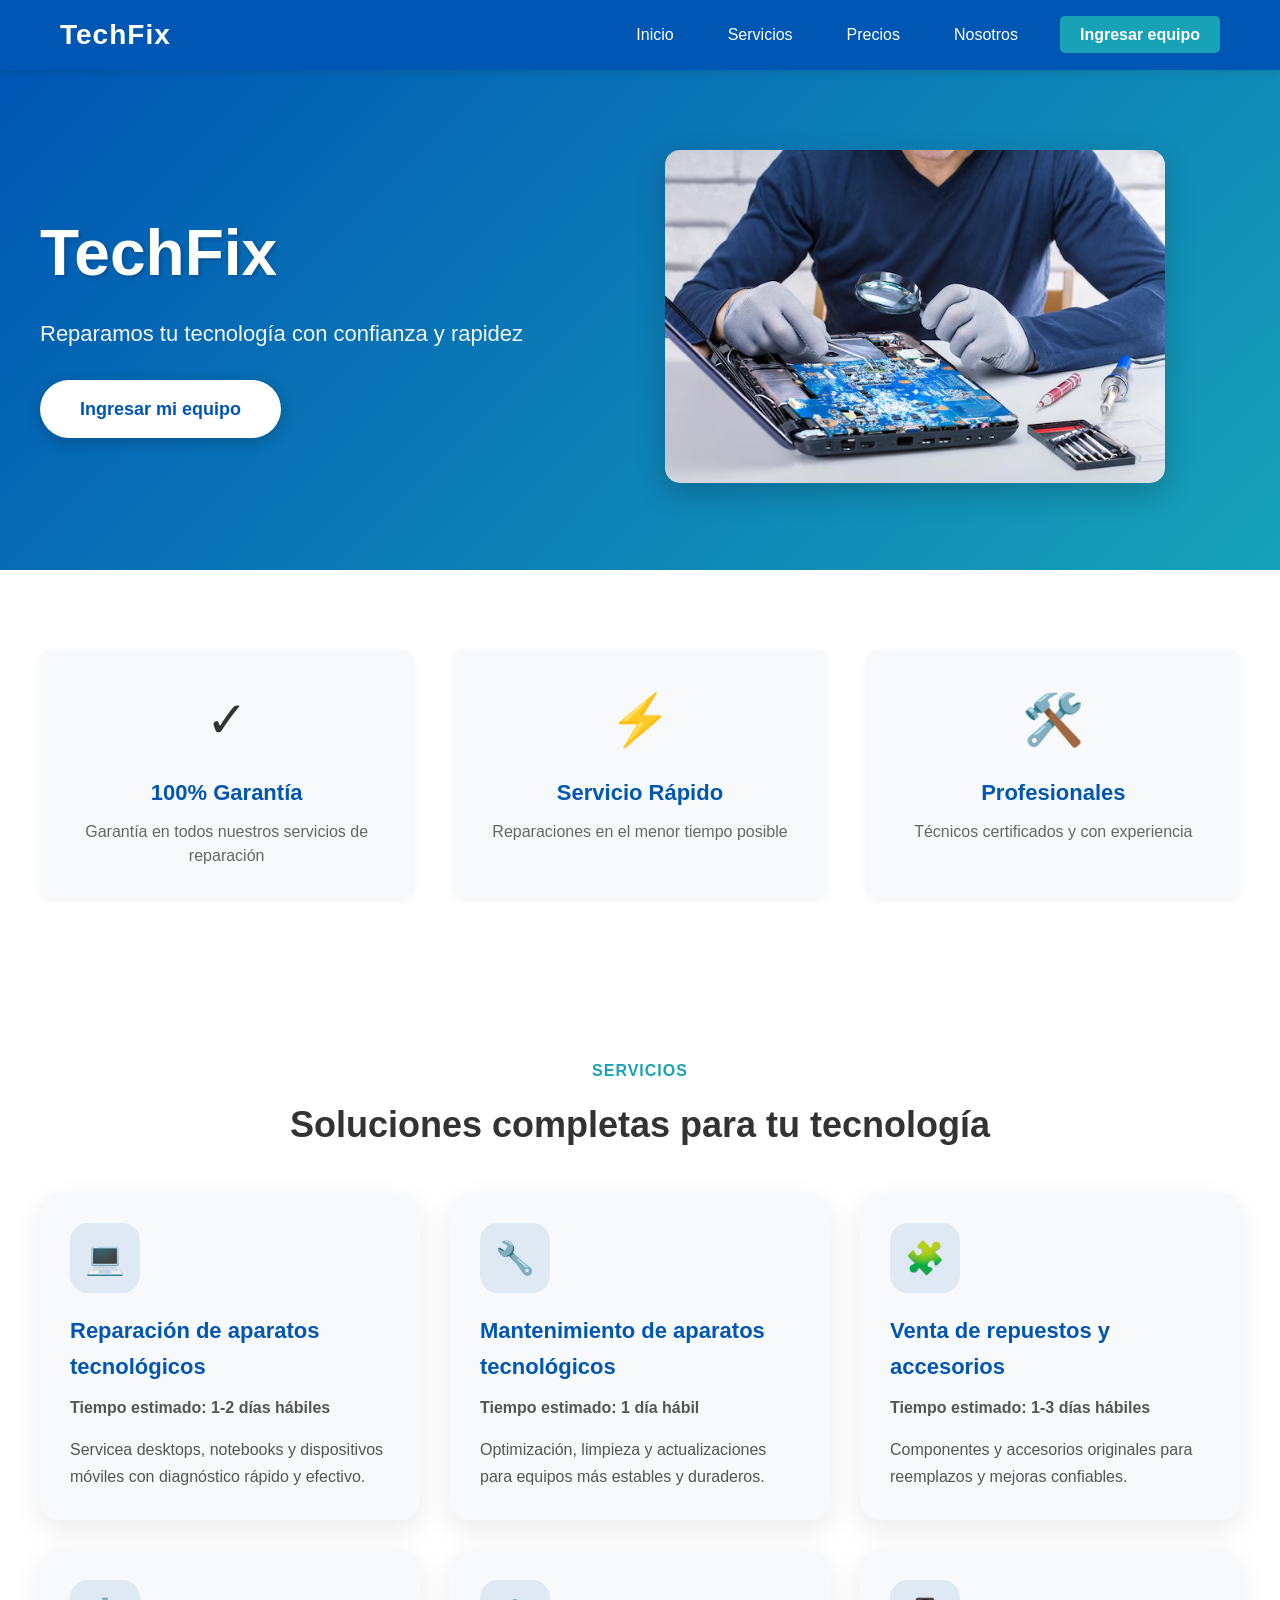
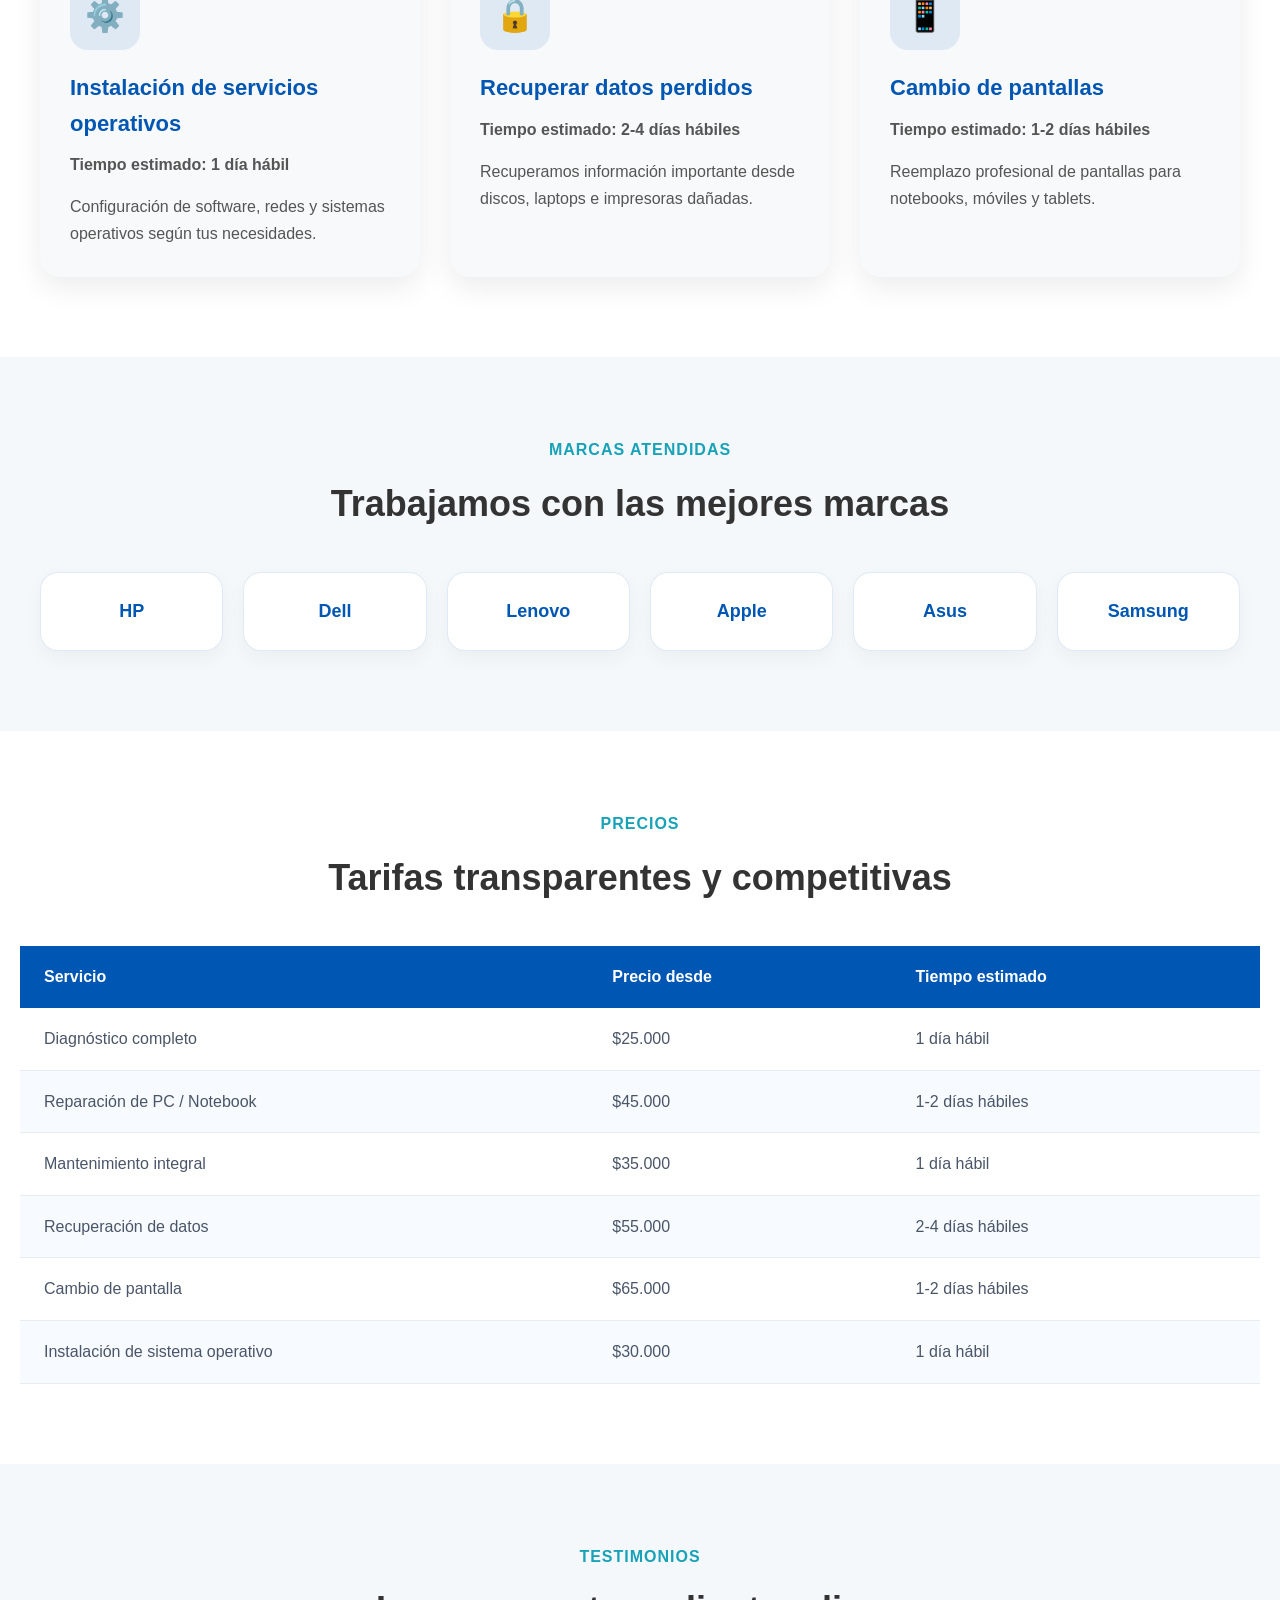
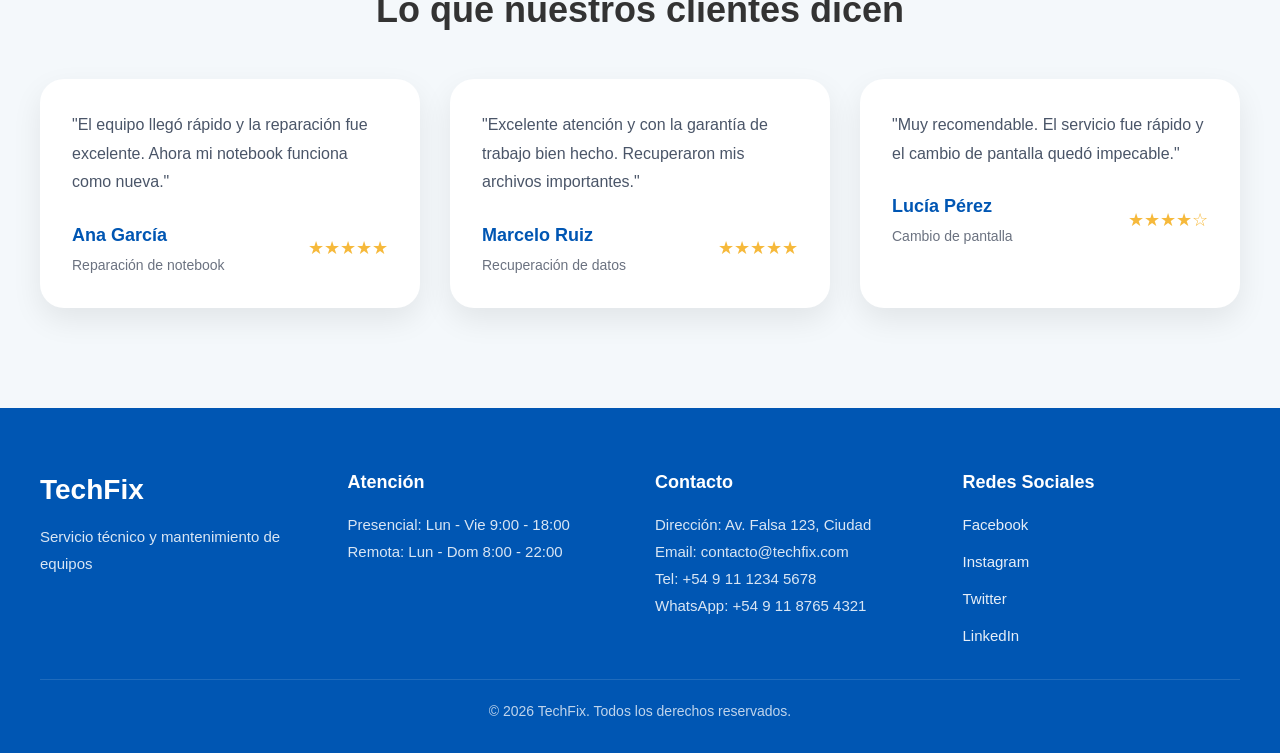
<file: index.html>
<!DOCTYPE html>
<html lang="es">
<head>
    <meta charset="UTF-8">
    <meta name="viewport" content="width=device-width, initial-scale=1.0">
    <title>TechFix - Reparación y Mantenimiento de Equipos</title>
    <link rel="stylesheet" href="style.css">
</head>
<body>
    <!-- Barra de Navegación -->
    <nav class="navbar">
        <div class="navbar-container">
            <!-- Logo/Nombre del servicio -->
            <div class="navbar-brand">
                <h1>TechFix</h1>
            </div>
            
            <!-- Enlaces de Navegación -->
            <ul class="nav-links">
                <li><a href="#inicio" class="nav-link">Inicio</a></li>
                <li><a href="#servicios" class="nav-link">Servicios</a></li>
                <li><a href="#precios" class="nav-link">Precios</a></li>
                <li><a href="#nosotros" class="nav-link">Nosotros</a></li>
                <li><a href="ingreso.html" class="nav-link ingresar-btn">Ingresar equipo</a></li>
            </ul>
        </div>
    </nav>

    <!-- Contenido Principal -->
    <main>
        <section id="inicio" class="hero">
            <div class="hero-container">
                <div class="hero-content">
                    <h1>TechFix</h1>
                    <p class="slogan">Reparamos tu tecnología con confianza y rapidez</p>
                    <a href="ingreso.html" class="btn-hero">Ingresar mi equipo</a>
                </div>
                <div class="hero-image">
                    <img src="images/reparador-computadoras-reparando-computadora-portatil-rota-laboratorio-servicio-reparacion-computadoras_106035-1407.avif" alt="Técnico reparando computadora">
                </div>
            </div>
        </section>

        <!-- Indicadores de Confianza -->
        <section class="trust-indicators">
            <div class="indicators-container">
                <div class="indicator">
                    <div class="indicator-icon">✓</div>
                    <h3>100% Garantía</h3>
                    <p>Garantía en todos nuestros servicios de reparación</p>
                </div>
                <div class="indicator">
                    <div class="indicator-icon">⚡</div>
                    <h3>Servicio Rápido</h3>
                    <p>Reparaciones en el menor tiempo posible</p>
                </div>
                <div class="indicator">
                    <div class="indicator-icon">🛠️</div>
                    <h3>Profesionales</h3>
                    <p>Técnicos certificados y con experiencia</p>
                </div>
            </div>
        </section>

        <!-- Sección de Servicios -->
        <section id="servicios" class="services-section">
            <div class="section-header">
                <p class="section-subtitle">Servicios</p>
                <h2>Soluciones completas para tu tecnología</h2>
            </div>
            <div class="services-grid">
                <article class="service-card">
                    <div class="service-icon">💻</div>
                    <h3>Reparación de aparatos tecnológicos</h3>
                    <p class="service-time">Tiempo estimado: 1-2 días hábiles</p>
                    <p>Servicea desktops, notebooks y dispositivos móviles con diagnóstico rápido y efectivo.</p>
                </article>
                <article class="service-card">
                    <div class="service-icon">🔧</div>
                    <h3>Mantenimiento de aparatos tecnológicos</h3>
                    <p class="service-time">Tiempo estimado: 1 día hábil</p>
                    <p>Optimización, limpieza y actualizaciones para equipos más estables y duraderos.</p>
                </article>
                <article class="service-card">
                    <div class="service-icon">🧩</div>
                    <h3>Venta de repuestos y accesorios</h3>
                    <p class="service-time">Tiempo estimado: 1-3 días hábiles</p>
                    <p>Componentes y accesorios originales para reemplazos y mejoras confiables.</p>
                </article>
                <article class="service-card">
                    <div class="service-icon">⚙️</div>
                    <h3>Instalación de servicios operativos</h3>
                    <p class="service-time">Tiempo estimado: 1 día hábil</p>
                    <p>Configuración de software, redes y sistemas operativos según tus necesidades.</p>
                </article>
                <article class="service-card">
                    <div class="service-icon">🔒</div>
                    <h3>Recuperar datos perdidos</h3>
                    <p class="service-time">Tiempo estimado: 2-4 días hábiles</p>
                    <p>Recuperamos información importante desde discos, laptops e impresoras dañadas.</p>
                </article>
                <article class="service-card">
                    <div class="service-icon">📱</div>
                    <h3>Cambio de pantallas</h3>
                    <p class="service-time">Tiempo estimado: 1-2 días hábiles</p>
                    <p>Reemplazo profesional de pantallas para notebooks, móviles y tablets.</p>
                </article>
            </div>
        </section>

        <!-- Sección de Marcas Atendidas -->
        <section class="brands-section">
            <div class="section-header">
                <p class="section-subtitle">Marcas atendidas</p>
                <h2>Trabajamos con las mejores marcas</h2>
            </div>
            <div class="brands-grid">
                <div class="brand-item">HP</div>
                <div class="brand-item">Dell</div>
                <div class="brand-item">Lenovo</div>
                <div class="brand-item">Apple</div>
                <div class="brand-item">Asus</div>
                <div class="brand-item">Samsung</div>
            </div>
        </section>

        <!-- Sección de Precios -->
        <section id="precios" class="pricing-section">
            <div class="section-header">
                <p class="section-subtitle">Precios</p>
                <h2>Tarifas transparentes y competitivas</h2>
            </div>
            <div class="pricing-table-wrapper">
                <table class="pricing-table">
                    <thead>
                        <tr>
                            <th>Servicio</th>
                            <th>Precio desde</th>
                            <th>Tiempo estimado</th>
                        </tr>
                    </thead>
                    <tbody>
                        <tr>
                            <td>Diagnóstico completo</td>
                            <td>$25.000</td>
                            <td>1 día hábil</td>
                        </tr>
                        <tr>
                            <td>Reparación de PC / Notebook</td>
                            <td>$45.000</td>
                            <td>1-2 días hábiles</td>
                        </tr>
                        <tr>
                            <td>Mantenimiento integral</td>
                            <td>$35.000</td>
                            <td>1 día hábil</td>
                        </tr>
                        <tr>
                            <td>Recuperación de datos</td>
                            <td>$55.000</td>
                            <td>2-4 días hábiles</td>
                        </tr>
                        <tr>
                            <td>Cambio de pantalla</td>
                            <td>$65.000</td>
                            <td>1-2 días hábiles</td>
                        </tr>
                        <tr>
                            <td>Instalación de sistema operativo</td>
                            <td>$30.000</td>
                            <td>1 día hábil</td>
                        </tr>
                    </tbody>
                </table>
            </div>
        </section>

        <!-- Sección de Testimonios -->
        <section class="testimonials-section">
            <div class="section-header">
                <p class="section-subtitle">Testimonios</p>
                <h2>Lo que nuestros clientes dicen</h2>
            </div>
            <div class="testimonials-grid">
                <article class="testimonial-card">
                    <p class="testimonial-text">"El equipo llegó rápido y la reparación fue excelente. Ahora mi notebook funciona como nueva."</p>
                    <div class="testimonial-footer">
                        <div>
                            <h3>Ana García</h3>
                            <span>Reparación de notebook</span>
                        </div>
                        <div class="testimonial-rating">★★★★★</div>
                    </div>
                </article>
                <article class="testimonial-card">
                    <p class="testimonial-text">"Excelente atención y con la garantía de trabajo bien hecho. Recuperaron mis archivos importantes."</p>
                    <div class="testimonial-footer">
                        <div>
                            <h3>Marcelo Ruiz</h3>
                            <span>Recuperación de datos</span>
                        </div>
                        <div class="testimonial-rating">★★★★★</div>
                    </div>
                </article>
                <article class="testimonial-card">
                    <p class="testimonial-text">"Muy recomendable. El servicio fue rápido y el cambio de pantalla quedó impecable."</p>
                    <div class="testimonial-footer">
                        <div>
                            <h3>Lucía Pérez</h3>
                            <span>Cambio de pantalla</span>
                        </div>
                        <div class="testimonial-rating">★★★★☆</div>
                    </div>
                </article>
            </div>
        </section>

        <!-- Footer -->
        <footer class="site-footer">
            <div class="footer-container">
                <div class="footer-brand">
                    <h2>TechFix</h2>
                    <p>Servicio técnico y mantenimiento de equipos</p>
                </div>
                <div class="footer-section">
                    <h3>Atención</h3>
                    <p>Presencial: Lun - Vie 9:00 - 18:00</p>
                    <p>Remota: Lun - Dom 8:00 - 22:00</p>
                </div>
                <div class="footer-section">
                    <h3>Contacto</h3>
                    <p>Dirección: Av. Falsa 123, Ciudad</p>
                    <p>Email: contacto@techfix.com</p>
                    <p>Tel: +54 9 11 1234 5678</p>
                    <p>WhatsApp: +54 9 11 8765 4321</p>
                </div>
                <div class="footer-section footer-social">
                    <h3>Redes Sociales</h3>
                    <ul>
                        <li><a href="#">Facebook</a></li>
                        <li><a href="#">Instagram</a></li>
                        <li><a href="#">Twitter</a></li>
                        <li><a href="#">LinkedIn</a></li>
                    </ul>
                </div>
            </div>
            <div class="footer-bottom">
                <p>© 2026 TechFix. Todos los derechos reservados.</p>
            </div>
        </footer>
    </main>

</body>
</html>
</file>
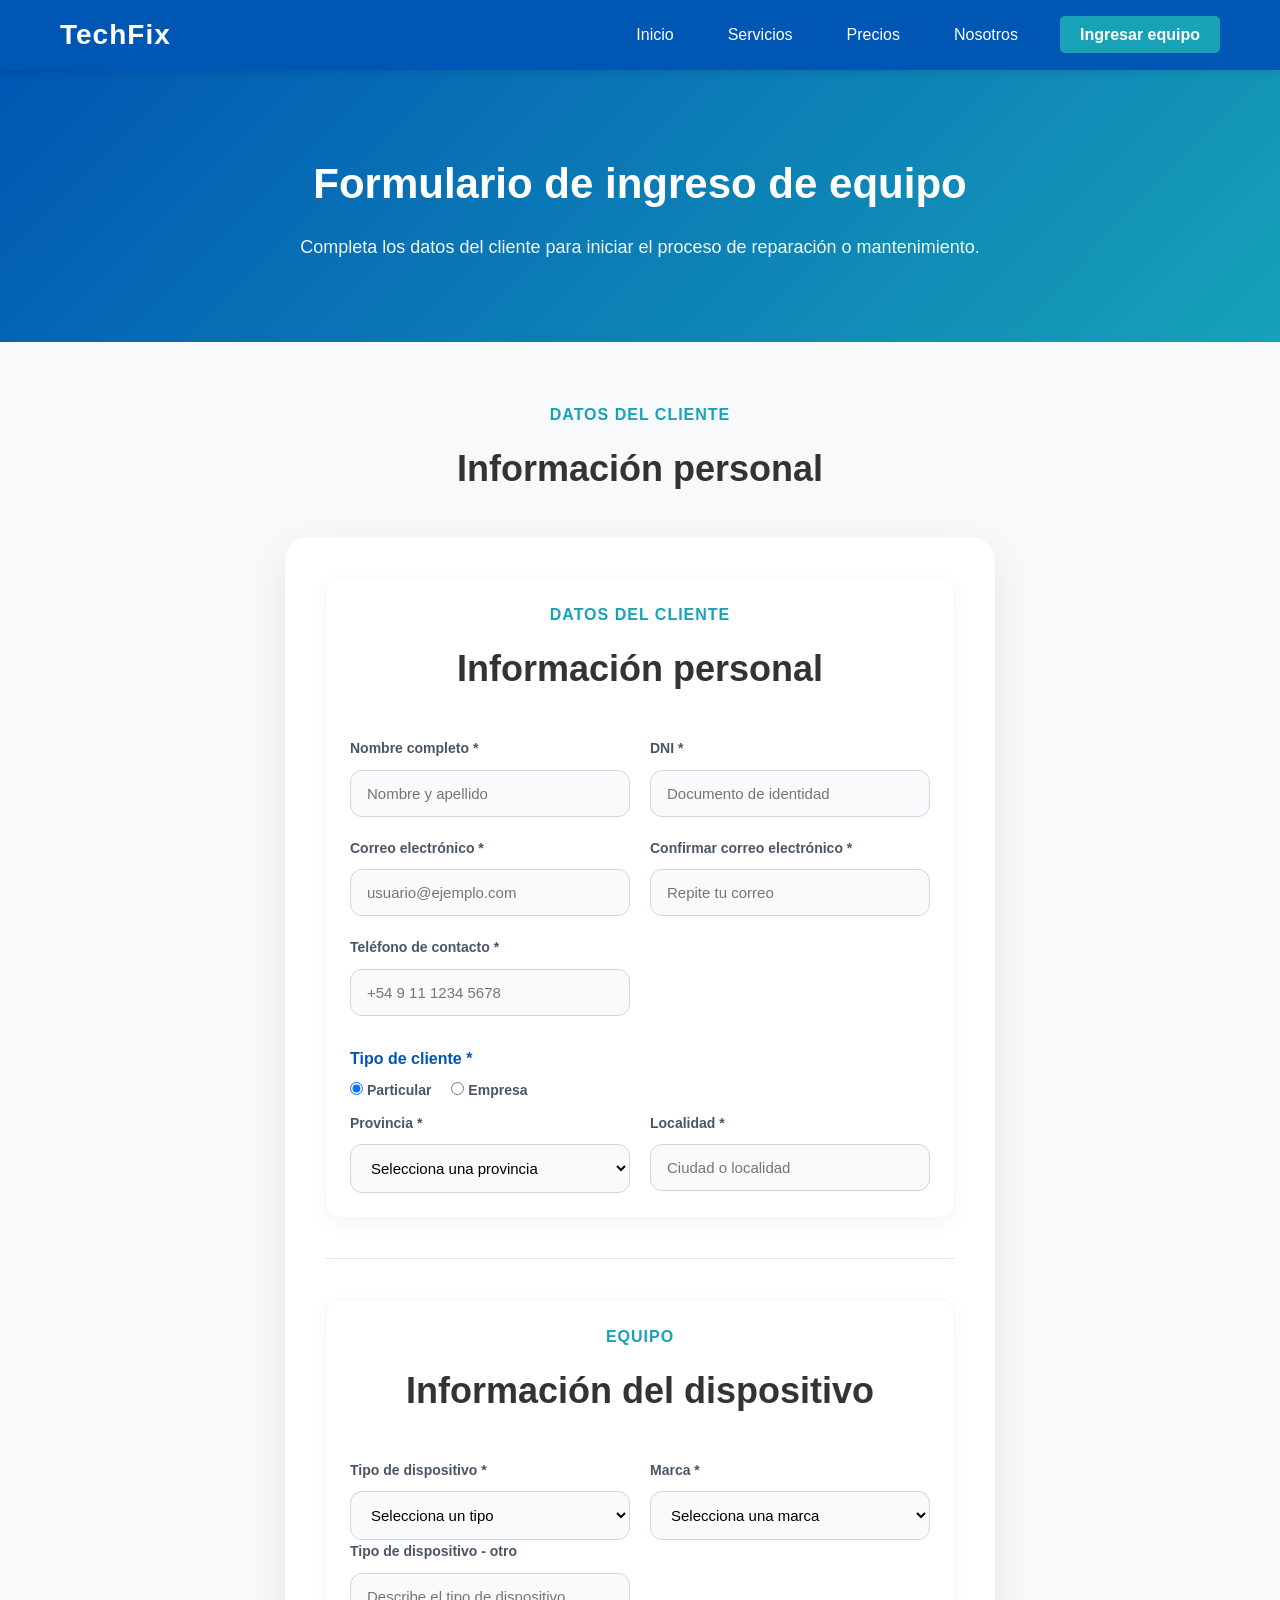
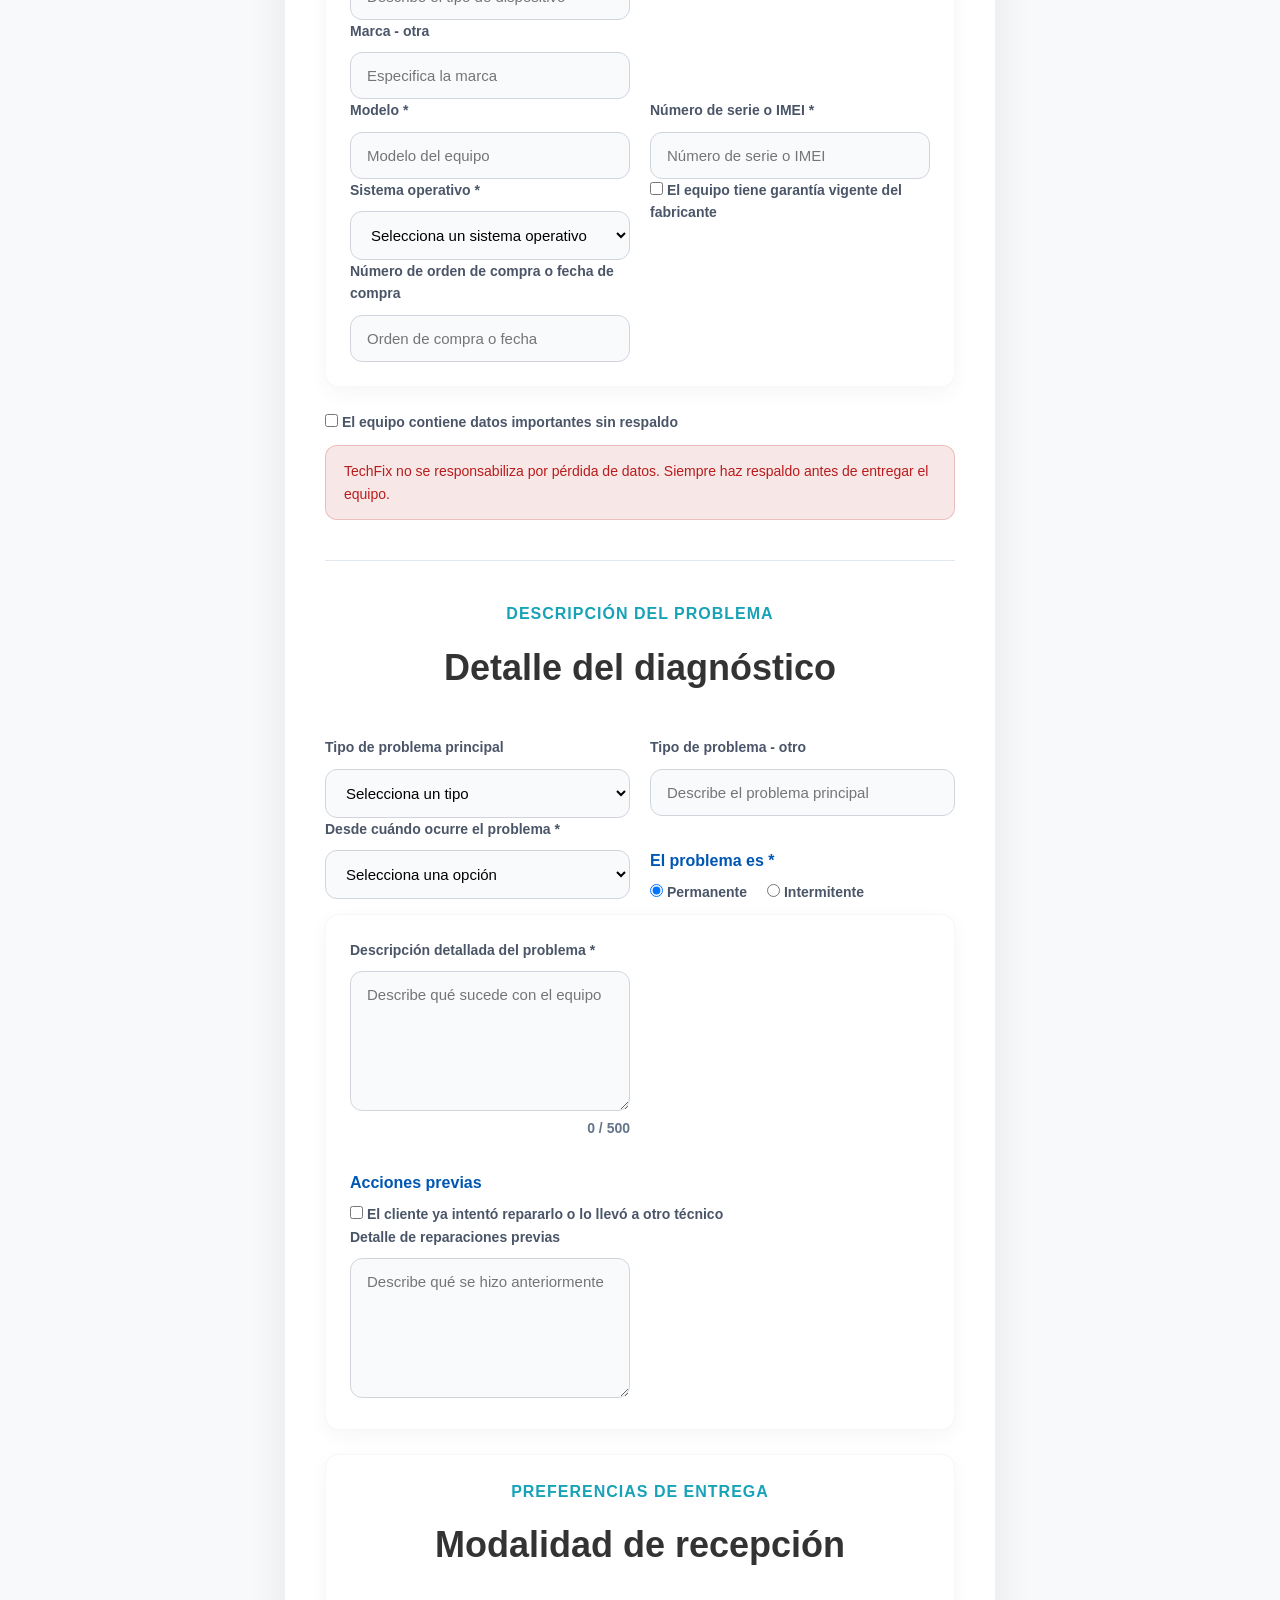
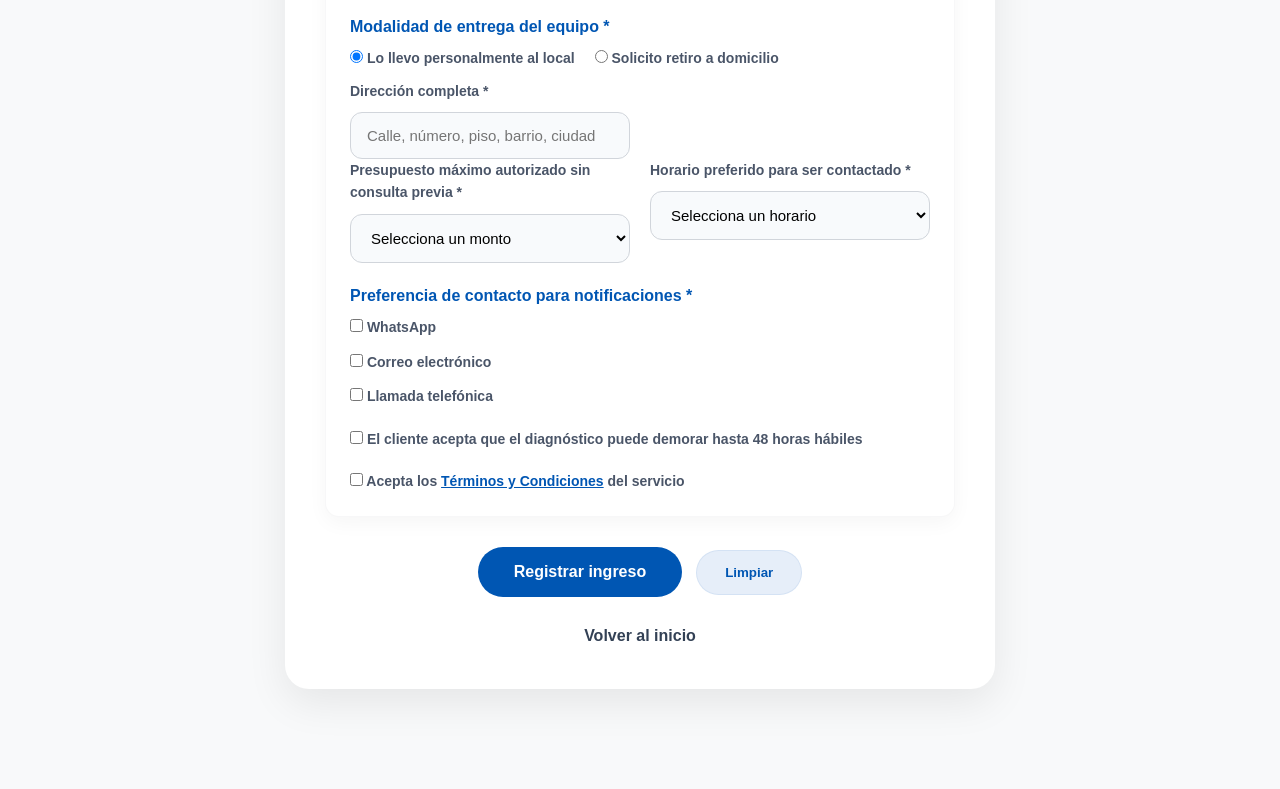
<file: ingreso.html>
<!DOCTYPE html>
<html lang="es">
<head>
    <meta charset="UTF-8">
    <meta name="viewport" content="width=device-width, initial-scale=1.0">
    <title>Ingreso de equipo - TechFix</title>
    <link rel="stylesheet" href="style.css">
</head>
<body>
    <nav class="navbar">
        <div class="navbar-container">
            <div class="navbar-brand">
                <h1>TechFix</h1>
            </div>
            <ul class="nav-links">
                <li><a href="index.html" class="nav-link">Inicio</a></li>
                <li><a href="index.html#servicios" class="nav-link">Servicios</a></li>
                <li><a href="index.html#precios" class="nav-link">Precios</a></li>
                <li><a href="index.html#nosotros" class="nav-link">Nosotros</a></li>
                <li><a href="ingreso.html" class="nav-link ingresar-btn">Ingresar equipo</a></li>
            </ul>
        </div>
    </nav>

    <main class="form-page">
        <section class="form-hero">
            <div class="form-hero-content">
                <h1>Formulario de ingreso de equipo</h1>
                <p>Completa los datos del cliente para iniciar el proceso de reparación o mantenimiento.</p>
            </div>
        </section>

        <section class="form-section">
            <div class="section-header">
                <p class="section-subtitle">Datos del cliente</p>
                <h2>Información personal</h2>
            </div>
            <form class="client-form" id="clientForm">
                <div class="section-block" id="clientSection">
                <div class="section-header">
                    <p class="section-subtitle">Datos del cliente</p>
                    <h2>Información personal</h2>
                </div>
                <div class="form-grid">
                    <label for="nombre">
                        <span>Nombre completo *</span>
                        <input id="nombre" type="text" name="nombre" placeholder="Nombre y apellido" required>
                    </label>
                    <label for="dni">
                        <span>DNI *</span>
                        <input id="dni" type="text" name="dni" placeholder="Documento de identidad" required>
                    </label>
                    <label for="email">
                        <span>Correo electrónico *</span>
                        <input id="email" type="email" name="email" placeholder="usuario@ejemplo.com" required>
                    </label>
                    <label for="confirmEmail">
                        <span>Confirmar correo electrónico *</span>
                        <input id="confirmEmail" type="email" name="confirmEmail" placeholder="Repite tu correo" required>
                    </label>
                    <label for="telefono">
                        <span>Teléfono de contacto *</span>
                        <input id="telefono" type="tel" name="telefono" placeholder="+54 9 11 1234 5678" required>
                    </label>
                </div>

                <fieldset class="form-group radio-group">
                    <legend>Tipo de cliente *</legend>
                    <label class="radio-label" for="tipoParticular">
                        <input id="tipoParticular" type="radio" name="tipoCliente" value="particular" checked>
                        Particular
                    </label>
                    <label class="radio-label" for="tipoEmpresa">
                        <input id="tipoEmpresa" type="radio" name="tipoCliente" value="empresa">
                        Empresa
                    </label>
                </fieldset>

                <div class="company-fields" id="companyFields" hidden>
                    <div class="form-grid">
                        <label for="empresa">
                            <span>Nombre de la empresa</span>
                            <input id="empresa" type="text" name="empresa" placeholder="Razón social">
                        </label>
                        <label for="cuit">
                            <span>CUIT</span>
                            <input id="cuit" type="text" name="cuit" placeholder="XX-XXXXXXXX-X">
                        </label>
                    </div>
                </div>

                <div class="form-grid">
                    <label for="provincia">
                        <span>Provincia *</span>
                        <select id="provincia" name="provincia" required>
                            <option value="">Selecciona una provincia</option>
                            <option>Buenos Aires</option>
                            <option>Catamarca</option>
                            <option>Chaco</option>
                            <option>Córdoba</option>
                            <option>Corrientes</option>
                            <option>Entre Ríos</option>
                            <option>Formosa</option>
                            <option>Jujuy</option>
                            <option>La Pampa</option>
                            <option>Mendoza</option>
                        </select>
                    </label>
                    <label for="localidad">
                        <span>Localidad *</span>
                        <input id="localidad" type="text" name="localidad" placeholder="Ciudad o localidad" required>
                    </label>
                </div>
                </div>

                <div class="section-divider"></div>

                <div class="section-block" id="equipmentSection">
                <div class="section-header">
                    <p class="section-subtitle">Equipo</p>
                    <h2>Información del dispositivo</h2>
                </div>

                <div class="form-grid">
                    <label for="tipoDispositivo">
                        <span>Tipo de dispositivo *</span>
                        <select id="tipoDispositivo" name="tipoDispositivo" required>
                            <option value="">Selecciona un tipo</option>
                            <option>Notebook</option>
                            <option>Computador de escritorio</option>
                            <option>Impresora</option>
                            <option>Tablet</option>
                            <option>Teléfono móvil</option>
                            <option>Otro</option>
                        </select>
                    </label>
                    <label for="marcaEquipo">
                        <span>Marca *</span>
                        <select id="marcaEquipo" name="marca" required>
                            <option value="">Selecciona una marca</option>
                            <option>HP</option>
                            <option>Dell</option>
                            <option>Lenovo</option>
                            <option>Apple</option>
                            <option>Asus</option>
                            <option>Samsung</option>
                            <option>Otra</option>
                        </select>
                    </label>
                </div>

                <div class="form-grid" id="otherDeviceField" hidden>
                    <label for="dispositivoOtro">
                        <span>Tipo de dispositivo - otro</span>
                        <input id="dispositivoOtro" type="text" name="dispositivoOtro" placeholder="Describe el tipo de dispositivo">
                    </label>
                </div>

                <div class="form-grid" id="otherBrandField" hidden>
                    <label for="marcaOtra">
                        <span>Marca - otra</span>
                        <input id="marcaOtra" type="text" name="marcaOtra" placeholder="Especifica la marca">
                    </label>
                </div>

                <div class="form-grid">
                    <label for="modelo">
                        <span>Modelo *</span>
                        <input id="modelo" type="text" name="modelo" placeholder="Modelo del equipo" required>
                    </label>
                    <label for="serie">
                        <span>Número de serie o IMEI *</span>
                        <input id="serie" type="text" name="serie" placeholder="Número de serie o IMEI" required>
                    </label>
                </div>

                <div class="form-grid">
                    <label for="sistemaOperativo">
                        <span>Sistema operativo *</span>
                        <select id="sistemaOperativo" name="sistemaOperativo" required>
                            <option value="">Selecciona un sistema operativo</option>
                            <option>Windows 10</option>
                            <option>Windows 11</option>
                            <option>macOS</option>
                            <option>Linux</option>
                            <option>Android</option>
                            <option>iOS</option>
                            <option>No aplica / No sabe</option>
                        </select>
                    </label>
                    <label class="checkbox-label" for="garantiaCheckbox">
                        <input id="garantiaCheckbox" type="checkbox" name="garantia">
                        El equipo tiene garantía vigente del fabricante
                    </label>
                </div>

                <div class="form-grid" id="warrantyFields" hidden>
                    <label for="ordenCompra">
                        <span>Número de orden de compra o fecha de compra</span>
                        <input id="ordenCompra" type="text" name="ordenCompra" placeholder="Orden de compra o fecha">
                    </label>
                </div>
                </div>

                <div class="form-group checkbox-group">
                    <label class="checkbox-label">
                        <input type="checkbox" name="datosImportantes" id="datosImportantesCheckbox">
                        El equipo contiene datos importantes sin respaldo
                    </label>
                    <p class="warning-text">TechFix no se responsabiliza por pérdida de datos. Siempre haz respaldo antes de entregar el equipo.</p>
                </div>

                <div class="section-divider"></div>

                <div class="section-header">
                    <p class="section-subtitle">Descripción del problema</p>
                    <h2>Detalle del diagnóstico</h2>
                </div>

                <div class="form-grid">
                    <label>
                        <span>Tipo de problema principal</span>
                        <select name="tipoProblema" id="tipoProblema" required>
                            <option value="">Selecciona un tipo</option>
                            <option>Problema de encendido</option>
                            <option>Fallas de software</option>
                            <option>Problemas de hardware</option>
                            <option>Problema de pantalla</option>
                            <option>Impresión y escaneo</option>
                            <option>Conectividad</option>
                            <option>Otro</option>
                        </select>
                    </label>
                    <label id="otherProblemField" hidden>
                        <span>Tipo de problema - otro</span>
                        <input type="text" name="problemaOtro" placeholder="Describe el problema principal">
                    </label>
                </div>

                <div class="form-grid">
                    <label for="desdeCuando">
                        <span>Desde cuándo ocurre el problema *</span>
                        <select id="desdeCuando" name="desdeCuando" required>
                            <option value="">Selecciona una opción</option>
                            <option>Hoy</option>
                            <option>Hace algunos días</option>
                            <option>Hace semanas</option>
                            <option>Hace meses</option>
                        </select>
                    </label>
                    <fieldset class="form-group radio-group">
                        <legend>El problema es *</legend>
                        <label class="radio-label" for="duracionPermanente">
                            <input id="duracionPermanente" type="radio" name="duracionProblema" value="permanente" checked>
                            Permanente
                        </label>
                        <label class="radio-label" for="duracionIntermitente">
                            <input id="duracionIntermitente" type="radio" name="duracionProblema" value="intermitente">
                            Intermitente
                        </label>
                    </fieldset>
                </div>

                <div class="section-block" id="problemSection">
                <div class="form-grid">
                    <label for="descripcionProblema" class="textarea-label">
                        <span>Descripción detallada del problema *</span>
                        <textarea id="descripcionProblema" name="descripcionProblema" rows="5" minlength="20" maxlength="500" required placeholder="Describe qué sucede con el equipo"></textarea>
                        <span class="char-counter" id="problemCounter">0 / 500</span>
                    </label>
                </div>

                <fieldset class="form-group checkbox-group">
                    <legend>Acciones previas</legend>
                    <label class="checkbox-label" for="yaIntentoCheckbox">
                        <input id="yaIntentoCheckbox" type="checkbox" name="yaIntento">
                        El cliente ya intentó repararlo o lo llevó a otro técnico
                    </label>
                </fieldset>

                <div class="form-grid" id="previousRepairField" hidden>
                    <label for="detallePrevio" class="textarea-label">
                        <span>Detalle de reparaciones previas</span>
                        <textarea id="detallePrevio" name="detallePrevio" rows="4" placeholder="Describe qué se hizo anteriormente"></textarea>
                    </label>
                </div>
                </div>

                <div class="section-block" id="deliverySection">
                <div class="section-header">
                    <p class="section-subtitle">Preferencias de entrega</p>
                    <h2>Modalidad de recepción</h2>
                </div>

                <fieldset class="form-group radio-group">
                    <legend>Modalidad de entrega del equipo *</legend>
                    <label class="radio-label" for="modalidadLocal">
                        <input id="modalidadLocal" type="radio" name="modalidadEntrega" value="local" checked>
                        Lo llevo personalmente al local
                    </label>
                    <label class="radio-label" for="modalidadDomicilio">
                        <input id="modalidadDomicilio" type="radio" name="modalidadEntrega" value="domicilio">
                        Solicito retiro a domicilio
                    </label>
                </fieldset>

                <div class="form-grid" id="deliveryAddressField" hidden>
                    <label for="direccionEntrega">
                        <span>Dirección completa *</span>
                        <input id="direccionEntrega" type="text" name="direccionEntrega" placeholder="Calle, número, piso, barrio, ciudad">
                    </label>
                </div>

                <div class="form-grid">
                    <label for="presupuesto">
                        <span>Presupuesto máximo autorizado sin consulta previa *</span>
                        <select id="presupuesto" name="presupuesto" required>
                            <option value="">Selecciona un monto</option>
                            <option>Hasta $5.000</option>
                            <option>Hasta $15.000</option>
                            <option>Hasta $30.000</option>
                            <option>Sin límite</option>
                            <option>Necesito consultar antes de aprobar cualquier gasto</option>
                        </select>
                    </label>
                    <label for="horarioContacto">
                        <span>Horario preferido para ser contactado *</span>
                        <select id="horarioContacto" name="horarioPreferido" required>
                            <option value="">Selecciona un horario</option>
                            <option>Mañana 9 a 12</option>
                            <option>Tarde 12 a 17</option>
                            <option>Tarde-noche 17 a 20</option>
                            <option>Indistinto</option>
                        </select>
                    </label>
                </div>

                <fieldset class="form-group checkbox-group">
                    <legend>Preferencia de contacto para notificaciones *</legend>
                    <label class="checkbox-label" for="prefer_whatsapp">
                        <input id="prefer_whatsapp" type="checkbox" name="preferenciaContacto" value="whatsapp">
                        WhatsApp
                    </label>
                    <label class="checkbox-label" for="prefer_email">
                        <input id="prefer_email" type="checkbox" name="preferenciaContacto" value="email">
                        Correo electrónico
                    </label>
                    <label class="checkbox-label" for="prefer_telefono">
                        <input id="prefer_telefono" type="checkbox" name="preferenciaContacto" value="telefono">
                        Llamada telefónica
                    </label>
                    <span class="error-text hidden" id="contactPreferenceError">Selecciona al menos una forma de contacto.</span>
                </fieldset>

                <div class="form-group checkbox-group">
                    <label class="checkbox-label" for="aceptaDiagnosticoCheckbox">
                        <input id="aceptaDiagnosticoCheckbox" type="checkbox" name="aceptaDiagnostico" required>
                        El cliente acepta que el diagnóstico puede demorar hasta 48 horas hábiles
                    </label>
                </div>

                <div class="form-group checkbox-group">
                    <label class="checkbox-label" for="aceptaTerminosCheckbox">
                        <input id="aceptaTerminosCheckbox" type="checkbox" name="aceptaTerminos" required>
                        Acepta los <a href="#" class="terms-link">Términos y Condiciones</a> del servicio
                    </label>
                </div>
                </div>

                <div class="form-actions">
                    <button type="submit" class="btn-primary">Registrar ingreso</button>
                    <button type="reset" class="btn-secondary">Limpiar</button>
                    <div style="width:100%; text-align:center; margin-top:12px;">
                        <a href="index.html" class="back-link">Volver al inicio</a>
                    </div>
                </div>
            </form>
        </section>
    </main>

    <script>
        const tipoClienteRadios = document.querySelectorAll('input[name="tipoCliente"]');
        const companyFields = document.getElementById('companyFields');
        const tipoDispositivo = document.getElementById('tipoDispositivo');
        const marcaEquipo = document.getElementById('marcaEquipo');
        const otherDeviceField = document.getElementById('otherDeviceField');
        const otherBrandField = document.getElementById('otherBrandField');
        const tipoProblema = document.getElementById('tipoProblema');
        const otherProblemField = document.getElementById('otherProblemField');
        const yaIntentoCheckbox = document.getElementById('yaIntentoCheckbox');
        const previousRepairField = document.getElementById('previousRepairField');
        const descripcionProblema = document.getElementById('descripcionProblema');
        const problemCounter = document.getElementById('problemCounter');
        const garantiaCheckbox = document.getElementById('garantiaCheckbox');
        const warrantyFields = document.getElementById('warrantyFields');
        const modalidadEntregaRadios = document.querySelectorAll('input[name="modalidadEntrega"]');
        const deliveryAddressField = document.getElementById('deliveryAddressField');
        const contactPreferenceCheckboxes = document.querySelectorAll('input[name="preferenciaContacto"]');
        const contactPreferenceError = document.getElementById('contactPreferenceError');
        const clientForm = document.getElementById('clientForm');

        tipoClienteRadios.forEach(radio => {
            radio.addEventListener('change', () => {
                if (radio.value === 'empresa' && radio.checked) {
                    companyFields.hidden = false;
                    companyFields.querySelectorAll('input').forEach(input => input.required = true);
                } else if (radio.value === 'particular' && radio.checked) {
                    companyFields.hidden = true;
                    companyFields.querySelectorAll('input').forEach(input => input.required = false);
                }
            });
        });

        tipoDispositivo.addEventListener('change', () => {
            if (tipoDispositivo.value === 'Otro') {
                otherDeviceField.hidden = false;
                otherDeviceField.querySelector('input').required = true;
            } else {
                otherDeviceField.hidden = true;
                otherDeviceField.querySelector('input').required = false;
            }
        });

        marcaEquipo.addEventListener('change', () => {
            if (marcaEquipo.value === 'Otra') {
                otherBrandField.hidden = false;
                otherBrandField.querySelector('input').required = true;
            } else {
                otherBrandField.hidden = true;
                otherBrandField.querySelector('input').required = false;
            }
        });

        tipoProblema.addEventListener('change', () => {
            if (tipoProblema.value === 'Otro') {
                otherProblemField.hidden = false;
                otherProblemField.querySelector('input').required = true;
            } else {
                otherProblemField.hidden = true;
                otherProblemField.querySelector('input').required = false;
            }
        });

        modalidadEntregaRadios.forEach(radio => {
            radio.addEventListener('change', () => {
                if (radio.value === 'domicilio' && radio.checked) {
                    deliveryAddressField.hidden = false;
                    deliveryAddressField.querySelector('input').required = true;
                } else if (radio.checked) {
                    deliveryAddressField.hidden = true;
                    deliveryAddressField.querySelector('input').required = false;
                }
            });
        });

        yaIntentoCheckbox.addEventListener('change', () => {
            previousRepairField.hidden = !yaIntentoCheckbox.checked;
            previousRepairField.querySelector('textarea').required = yaIntentoCheckbox.checked;
        });

        descripcionProblema.addEventListener('input', () => {
            const count = descripcionProblema.value.length;
            problemCounter.textContent = `${count} / 500`;
        });

        contactPreferenceCheckboxes.forEach(checkbox => {
            checkbox.addEventListener('change', () => {
                const anyChecked = Array.from(contactPreferenceCheckboxes).some(cb => cb.checked);
                contactPreferenceError.classList.toggle('hidden', anyChecked);
            });
        });

        clientForm.addEventListener('submit', e => {
            const anyContactSelected = Array.from(contactPreferenceCheckboxes).some(cb => cb.checked);
            if (!anyContactSelected) {
                e.preventDefault();
                contactPreferenceError.classList.remove('hidden');
                contactPreferenceError.scrollIntoView({ behavior: 'smooth', block: 'center' });
            }
        });

        garantiaCheckbox.addEventListener('change', () => {
            warrantyFields.hidden = !garantiaCheckbox.checked;
            warrantyFields.querySelector('input').required = garantiaCheckbox.checked;
        });
    </script>
    <script src="validaciones.js"></script>
</body>
</html>
</file>
<file: style.css>
/* Variables CSS */
:root {
    --primary-color: #0056b3;
    --secondary-color: #17a2b8;
    --text-color: #333;
    --light-bg: #f8f9fa;
    --white: #fff;
    --shadow: 0 2px 8px rgba(0, 0, 0, 0.1);
}

/* Reset y estilos generales */
* {
    margin: 0;
    padding: 0;
    box-sizing: border-box;
}

body {
    font-family: 'Segoe UI', Tahoma, Geneva, Verdana, sans-serif;
    color: var(--text-color);
    line-height: 1.6;
    background-color: var(--light-bg);
}

/* Navbar */
.navbar {
    background-color: var(--primary-color);
    box-shadow: var(--shadow);
    position: sticky;
    top: 0;
    z-index: 1000;
}

.navbar-container {
    max-width: 1200px;
    margin: 0 auto;
    display: flex;
    justify-content: space-between;
    align-items: center;
    padding: 0 20px;
    height: 70px;
}

.navbar-brand h1 {
    color: var(--white);
    font-size: 28px;
    font-weight: bold;
    letter-spacing: 1px;
}

.nav-links {
    display: flex;
    list-style: none;
    gap: 30px;
    align-items: center;
}

.nav-link {
    color: var(--white);
    text-decoration: none;
    font-size: 16px;
    font-weight: 500;
    transition: all 0.3s ease;
    padding: 8px 12px;
    border-radius: 4px;
}

.nav-link:hover {
    background-color: rgba(255, 255, 255, 0.1);
    color: var(--secondary-color);
}

.ingresar-btn {
    background-color: var(--secondary-color);
    padding: 10px 20px;
    border-radius: 5px;
    font-weight: 600;
}

.ingresar-btn:hover {
    background-color: #138496;
    transform: translateY(-2px);
    box-shadow: 0 4px 12px rgba(23, 162, 184, 0.3);
}

/* Hero Section */
.hero {
    background: linear-gradient(135deg, var(--primary-color), var(--secondary-color));
    color: var(--white);
    padding: 60px 20px;
    min-height: 500px;
    display: flex;
    align-items: center;
    justify-content: center;
}

.hero-container {
    max-width: 1200px;
    width: 100%;
    display: flex;
    align-items: center;
    gap: 50px;
}

.hero-content {
    flex: 1;
    animation: slideInLeft 0.8s ease;
}

.hero-content h1 {
    font-size: 64px;
    margin-bottom: 15px;
    font-weight: bold;
    text-shadow: 2px 2px 4px rgba(0, 0, 0, 0.2);
}

.slogan {
    font-size: 22px;
    margin-bottom: 30px;
    line-height: 1.4;
    opacity: 0.95;
}

.btn-hero {
    display: inline-block;
    background-color: var(--white);
    color: var(--primary-color);
    padding: 15px 40px;
    border-radius: 50px;
    text-decoration: none;
    font-weight: 600;
    font-size: 18px;
    transition: all 0.3s ease;
    box-shadow: 0 4px 15px rgba(0, 0, 0, 0.2);
}

.btn-hero:hover {
    background-color: var(--secondary-color);
    color: var(--white);
    transform: translateY(-3px);
    box-shadow: 0 8px 25px rgba(0, 0, 0, 0.3);
}

.hero-image {
    flex: 1;
    animation: slideInRight 0.8s ease;
}

.hero-image img {
    width: 100%;
    height: auto;
    max-width: 500px;
    border-radius: 15px;
    box-shadow: 0 10px 30px rgba(0, 0, 0, 0.2);
}

/* Animaciones */
@keyframes slideInLeft {
    from {
        opacity: 0;
        transform: translateX(-50px);
    }
    to {
        opacity: 1;
        transform: translateX(0);
    }
}

@keyframes slideInRight {
    from {
        opacity: 0;
        transform: translateX(50px);
    }
    to {
        opacity: 1;
        transform: translateX(0);
    }
}

/* Trust Indicators */
.trust-indicators {
    background-color: var(--white);
    padding: 80px 20px;
}

.indicators-container {
    max-width: 1200px;
    margin: 0 auto;
    display: grid;
    grid-template-columns: repeat(auto-fit, minmax(280px, 1fr));
    gap: 40px;
}

.indicator {
    text-align: center;
    padding: 30px;
    border-radius: 10px;
    background-color: var(--light-bg);
    transition: all 0.3s ease;
    box-shadow: 0 2px 10px rgba(0, 0, 0, 0.05);
}

/* Servicios */
.services-section {
    background-color: var(--white);
    padding: 80px 20px;
}

.section-header {
    max-width: 1200px;
    margin: 0 auto 40px;
    text-align: center;
}

.section-subtitle {
    color: var(--secondary-color);
    font-weight: 700;
    letter-spacing: 1px;
    margin-bottom: 12px;
    text-transform: uppercase;
}

.section-header h2 {
    font-size: 36px;
    color: var(--text-color);
}

.services-grid {
    max-width: 1200px;
    margin: 0 auto;
    display: grid;
    grid-template-columns: repeat(auto-fit, minmax(280px, 1fr));
    gap: 30px;
}

.service-card {
    background-color: var(--light-bg);
    padding: 30px;
    border-radius: 20px;
    box-shadow: 0 10px 30px rgba(0, 0, 0, 0.08);
    transition: transform 0.3s ease, box-shadow 0.3s ease, background-color 0.3s ease;
}

.service-card:hover {
    transform: translateY(-10px);
    box-shadow: 0 20px 40px rgba(0, 0, 0, 0.12);
    background-color: var(--white);
}

.service-icon {
    width: 70px;
    height: 70px;
    display: flex;
    align-items: center;
    justify-content: center;
    margin-bottom: 20px;
    border-radius: 18px;
    font-size: 32px;
    background-color: rgba(0, 86, 179, 0.1);
}

.service-card h3 {
    font-size: 22px;
    margin-bottom: 10px;
    color: var(--primary-color);
}

.service-time {
    color: var(--secondary-color);
    font-size: 15px;
    font-weight: 600;
    margin-bottom: 15px;
}

.service-card p {
    color: #555;
    font-size: 16px;
    line-height: 1.7;
}

/* Marcas Atendidas */
.brands-section {
    background-color: #f4f8fb;
    padding: 80px 20px;
}

.brands-grid {
    max-width: 1200px;
    margin: 0 auto;
    display: grid;
    grid-template-columns: repeat(auto-fit, minmax(180px, 1fr));
    gap: 20px;
    align-items: center;
}

.brand-item {
    background-color: var(--white);
    padding: 24px 18px;
    border-radius: 18px;
    text-align: center;
    font-size: 18px;
    font-weight: 700;
    color: var(--primary-color);
    border: 1px solid rgba(0, 86, 179, 0.12);
    box-shadow: 0 8px 20px rgba(0, 0, 0, 0.04);
}

/* Precios */
.pricing-section {
    background-color: var(--white);
    padding: 80px 20px;
}

.pricing-table-wrapper {
    overflow-x: auto;
}

.pricing-table {
    width: 100%;
    border-collapse: collapse;
    margin: 0 auto;
    min-width: 720px;
    box-shadow: 0 16px 40px rgba(0, 0, 0, 0.06);
}

.pricing-table th,
.pricing-table td {
    padding: 18px 24px;
    text-align: left;
}

.pricing-table thead th {
    background-color: var(--primary-color);
    color: var(--white);
    font-weight: 600;
}

.pricing-table tbody tr {
    border-bottom: 1px solid #e6ecf2;
    background-color: var(--white);
}

.pricing-table tbody tr:nth-child(even) {
    background-color: #f7fbff;
}

.pricing-table td {
    color: #4a5568;
}

.pricing-table tbody tr:hover {
    background-color: rgba(23, 162, 184, 0.12);
}

/* Testimonios */
.testimonials-section {
    background-color: #f4f8fb;
    padding: 80px 20px 100px;
}

.testimonials-grid {
    max-width: 1200px;
    margin: 0 auto;
    display: grid;
    grid-template-columns: repeat(auto-fit, minmax(300px, 1fr));
    gap: 30px;
}

.testimonial-card {
    background-color: var(--white);
    padding: 32px;
    border-radius: 24px;
    box-shadow: 0 12px 30px rgba(0, 0, 0, 0.08);
    transition: transform 0.3s ease, box-shadow 0.3s ease;
}

.testimonial-card:hover {
    transform: translateY(-8px);
    box-shadow: 0 20px 40px rgba(0, 0, 0, 0.12);
}

.testimonial-text {
    font-size: 16px;
    color: #4a5568;
    line-height: 1.8;
    margin-bottom: 24px;
}

.testimonial-footer {
    display: flex;
    justify-content: space-between;
    align-items: center;
    gap: 16px;
}

.testimonial-footer h3 {
    font-size: 18px;
    margin-bottom: 4px;
    color: var(--primary-color);
}

.testimonial-footer span {
    display: block;
    color: #6b7280;
    font-size: 14px;
}

.testimonial-rating {
    font-size: 18px;
    color: #f6b93b;
}
.indicator:hover {
    transform: translateY(-10px);
    box-shadow: 0 10px 30px rgba(0, 56, 179, 0.15);
    background-color: var(--white);
}

.indicator-icon {
    font-size: 50px;
    margin-bottom: 15px;
    display: block;
    animation: bounce 2s infinite;
}

.indicator:nth-child(2) .indicator-icon {
    animation-delay: 0.2s;
}

.indicator:nth-child(3) .indicator-icon {
    animation-delay: 0.4s;
}

@keyframes bounce {
    0%, 100% {
        transform: translateY(0);
    }
    50% {
        transform: translateY(-10px);
    }
}

.indicator h3 {
    font-size: 22px;
    margin-bottom: 10px;
    color: var(--primary-color);
}

.indicator p {
    color: #666;
    font-size: 16px;
    line-height: 1.5;
}

/* Responsive */
@media (max-width: 768px) {
    .navbar-container {
        flex-direction: column;
        height: auto;
        padding: 15px 20px;
    }

    .nav-links {
        flex-direction: column;
        gap: 15px;
        margin-top: 15px;
        width: 100%;
    }

    .nav-link {
        display: block;
        text-align: center;
        padding: 10px;
    }

    .hero-container {
        flex-direction: column;
        gap: 30px;
    }

    .hero-content h1 {
        font-size: 42px;
    }

    .slogan {
        font-size: 18px;
    }

    .btn-hero {
        font-size: 16px;
        padding: 12px 30px;
    }

    .indicators-container {
        grid-template-columns: 1fr;
        gap: 20px;
    }
}

@media (max-width: 480px) {
    .navbar-brand h1 {
        font-size: 24px;
    }

    .nav-link {
        font-size: 14px;
    }

    .hero {
        padding: 40px 20px;
        min-height: auto;
    }

    .hero-content h1 {
        font-size: 32px;
    }

    .slogan {
        font-size: 16px;
        margin-bottom: 20px;
    }

    .btn-hero {
        font-size: 14px;
        padding: 10px 25px;
    }

    .indicator h3 {
        font-size: 18px;
    }

    .indicator p {
        font-size: 14px;
    }

    .indicator-icon {
        font-size: 40px;
    }
}

/* Formulario de ingreso */
.form-page {
    background-color: var(--light-bg);
    min-height: calc(100vh - 70px);
}

.form-hero {
    background: linear-gradient(135deg, var(--primary-color), var(--secondary-color));
    color: var(--white);
    padding: 80px 20px;
    text-align: center;
}

.form-hero-content {
    max-width: 900px;
    margin: 0 auto;
}

.form-hero-content h1 {
    font-size: 42px;
    margin-bottom: 16px;
}

.form-hero-content p {
    font-size: 18px;
    opacity: 0.95;
}

.form-section {
    max-width: 750px;
    margin: 0 auto;
    padding: 60px 20px 100px;
}

.client-form {
    background-color: var(--white);
    padding: 40px;
    border-radius: 24px;
    box-shadow: 0 14px 40px rgba(0, 0, 0, 0.08);
}

.form-grid {
    display: grid;
    grid-template-columns: repeat(2, 1fr);
    gap: 20px;
}

.client-form label {
    display: block;
    color: #4a5568;
    font-size: 14px;
}

.client-form label span {
    display: block;
    margin-bottom: 10px;
    font-weight: 600;
}

.client-form input,
.client-form select,
.client-form textarea {
    width: 100%;
    padding: 14px 16px;
    border: 1px solid #d1d5db;
    border-radius: 12px;
    background-color: #f8fafc;
    font-size: 15px;
    transition: border-color 0.2s ease, box-shadow 0.2s ease;
}

.client-form input[type="checkbox"],
.client-form input[type="radio"] {
    width: auto;
    padding: 0;
    margin: 0;
    align-self: center;
}

.client-form input:focus,
.client-form select:focus,
.client-form textarea:focus {
    outline: none;
    border-color: var(--primary-color);
    box-shadow: 0 6px 18px rgba(0, 86, 179, 0.12);
}

.form-group.radio-group {
    display: flex;
    align-items: center;
    gap: 20px;
    margin: 30px 0 10px;
    flex-wrap: wrap;
}

.radio-label {
    display: flex;
    align-items: center;
    gap: 10px;
    color: #4a5568;
    font-weight: 600;
}

.company-fields {
    margin-top: 20px;
}

.form-group.checkbox-group {
    margin-top: 20px;
    display: flex;
    flex-direction: column;
    gap: 12px;
}

.checkbox-label {
    display: flex;
    align-items: center;
    gap: 12px;
    font-weight: 600;
    color: #334155;
}

.hidden {
    display: none;
}

.terms-link {
    color: var(--primary-color);
    text-decoration: underline;
}

.warning-text {
    color: #b91c1c;
    font-size: 14px;
    background-color: rgba(185, 28, 28, 0.1);
    padding: 14px 18px;
    border-radius: 12px;
    border: 1px solid rgba(185, 28, 28, 0.2);
}

/* Validation utility classes for later use */
.campo-error {
    border-color: #dc2626 !important;
    box-shadow: 0 6px 18px rgba(220,38,38,0.12) !important;
}

.campo-ok {
    border-color: #16a34a !important;
    box-shadow: 0 6px 18px rgba(22,163,74,0.12) !important;
}

/* Section visual blocks */
.section-block {
    background-color: var(--white);
    padding: 24px;
    border-radius: 14px;
    margin-bottom: 24px;
    box-shadow: 0 6px 20px rgba(2,6,23,0.04);
    border: 1px solid rgba(15,23,42,0.03);
}

.section-block .section-header h2 {
    margin-top: 0;
}

fieldset.form-group {
    border: none;
    padding: 0;
    margin: 0;
}

fieldset.form-group legend {
    font-weight: 700;
    margin-bottom: 8px;
    color: var(--primary-color);
}

.textarea-label {
    display: flex;
    flex-direction: column;
    gap: 12px;
}

.textarea-label textarea {
    min-height: 140px;
    resize: vertical;
    padding: 14px 16px;
    border: 1px solid #d1d5db;
    border-radius: 12px;
    background-color: #f8fafc;
    font-size: 15px;
    font-family: inherit;
}

.char-counter {
    font-size: 14px;
    color: #64748b;
    text-align: right;
}

.section-divider {
    height: 1px;
    width: 100%;
    background-color: #e2e8f0;
    margin: 40px 0;
}

.form-actions {
    margin-top: 30px;
    text-align: center;
    display: flex;
    gap: 14px;
    justify-content: center;
    align-items: center;
    flex-wrap: wrap;
}

.btn-secondary {
    display: inline-block;
    background-color: #e6eef9;
    color: var(--primary-color);
    padding: 14px 28px;
    border-radius: 999px;
    border: 1px solid rgba(0,86,179,0.08);
    font-weight: 700;
    cursor: pointer;
    transition: transform 0.15s ease, box-shadow 0.15s ease;
}

.btn-secondary:hover {
    transform: translateY(-2px);
    box-shadow: 0 8px 18px rgba(0,0,0,0.08);
}

.back-link {
    color: #334155;
    text-decoration: none;
    font-weight: 600;
}

.back-link:hover {
    color: var(--primary-color);
    text-decoration: underline;
}

.btn-primary {
    display: inline-block;
    background-color: var(--primary-color);
    color: var(--white);
    padding: 16px 36px;
    border-radius: 999px;
    border: none;
    font-size: 16px;
    font-weight: 700;
    cursor: pointer;
    transition: background-color 0.3s ease, transform 0.3s ease;
}

.btn-primary:hover {
    background-color: #003f8a;
    transform: translateY(-2px);
}

@media (max-width: 768px) {
    .form-hero-content h1 {
        font-size: 32px;
    }

    .form-grid {
        grid-template-columns: 1fr;
    }

    .form-actions {
        text-align: center;
    }
}


/* Footer */
.site-footer {
    background-color: var(--primary-color);
    color: var(--white);
    padding: 60px 20px 30px;
}

.footer-container {
    max-width: 1200px;
    margin: 0 auto;
    display: grid;
    grid-template-columns: repeat(auto-fit, minmax(220px, 1fr));
    gap: 30px;
    border-bottom: 1px solid rgba(255, 255, 255, 0.12);
    padding-bottom: 30px;
}

.footer-brand h2 {
    font-size: 28px;
    margin-bottom: 10px;
}

.footer-brand p,
.footer-section p,
.footer-section a {
    color: rgba(255, 255, 255, 0.85);
    font-size: 15px;
    line-height: 1.8;
}

.footer-section h3 {
    color: var(--white);
    margin-bottom: 14px;
    font-size: 18px;
}

.footer-social ul {
    list-style: none;
    padding: 0;
    display: grid;
    gap: 10px;
}

.footer-social a {
    color: rgba(255, 255, 255, 0.9);
    text-decoration: none;
    transition: color 0.3s ease;
}

.footer-social a:hover {
    color: var(--secondary-color);
}

.footer-bottom {
    max-width: 1200px;
    margin: 0 auto;
    padding-top: 20px;
    text-align: center;
    color: rgba(255, 255, 255, 0.75);
    font-size: 14px;
}
</file>
